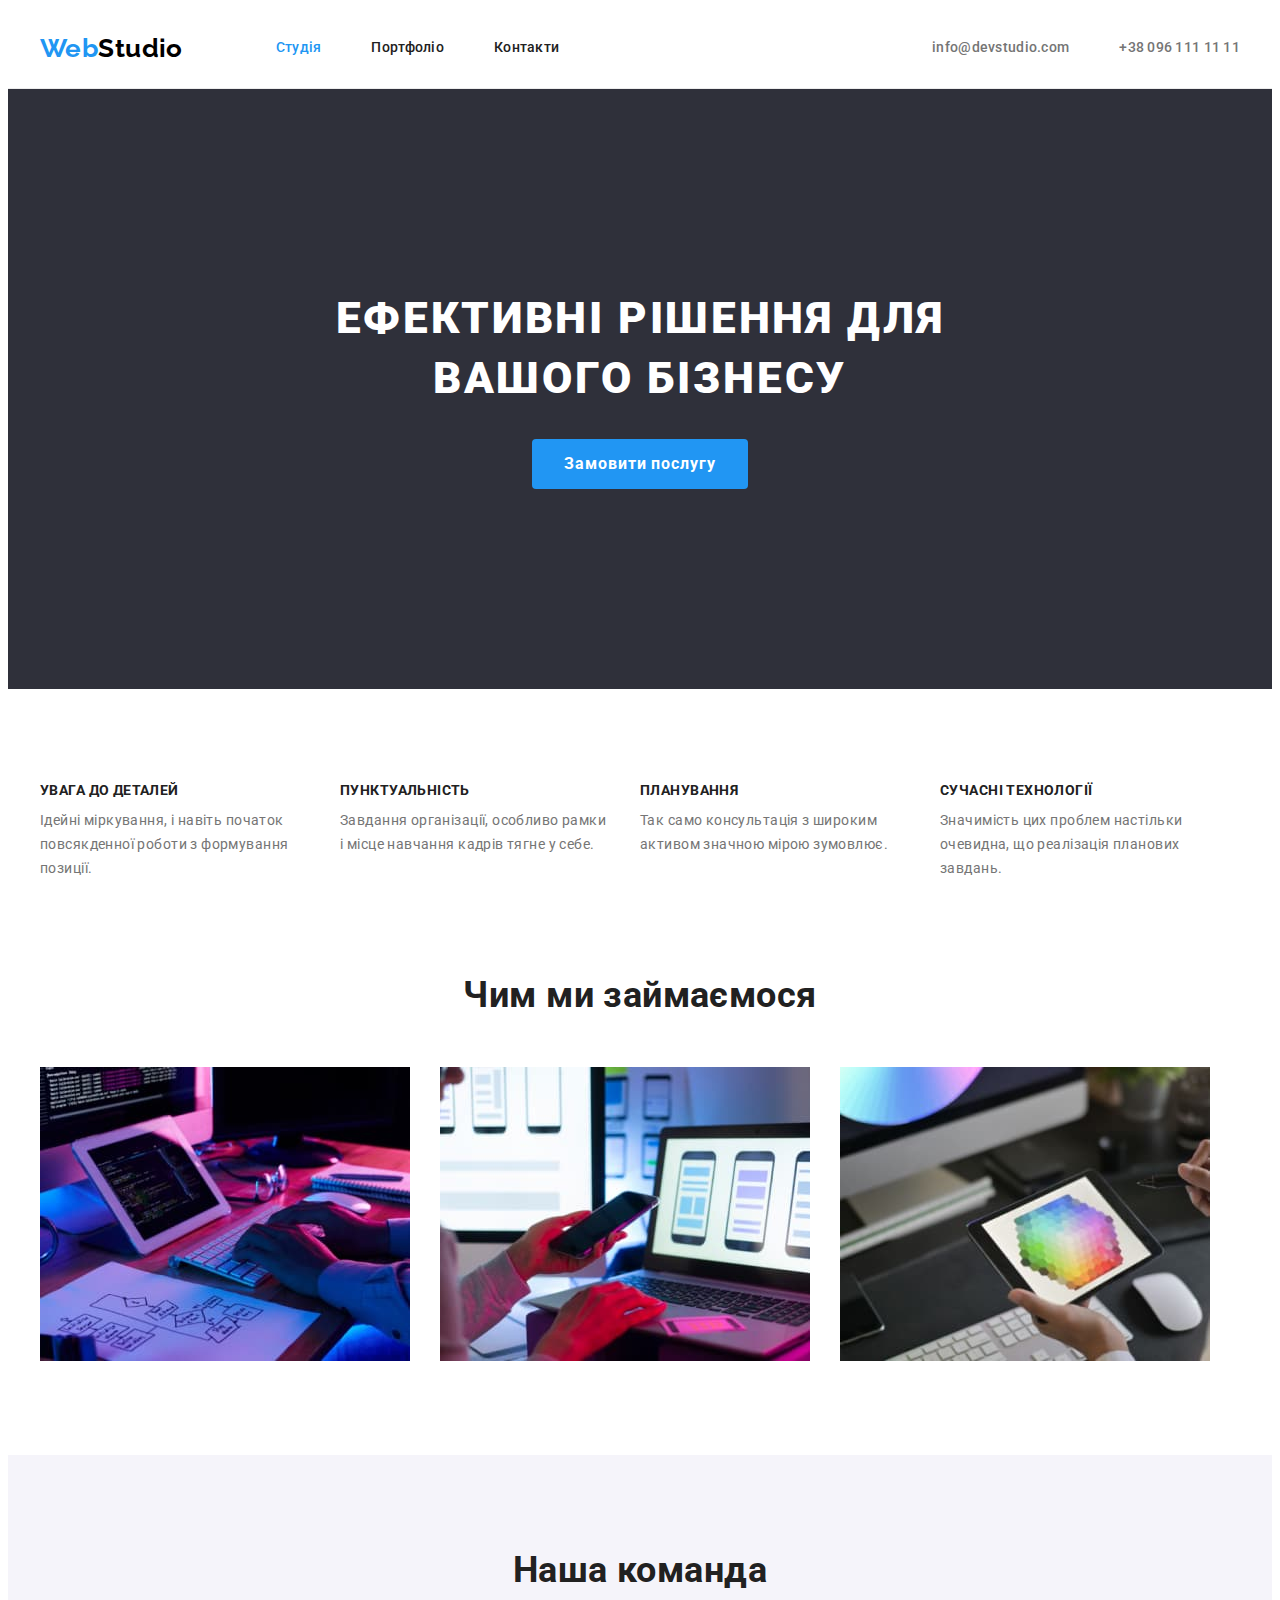
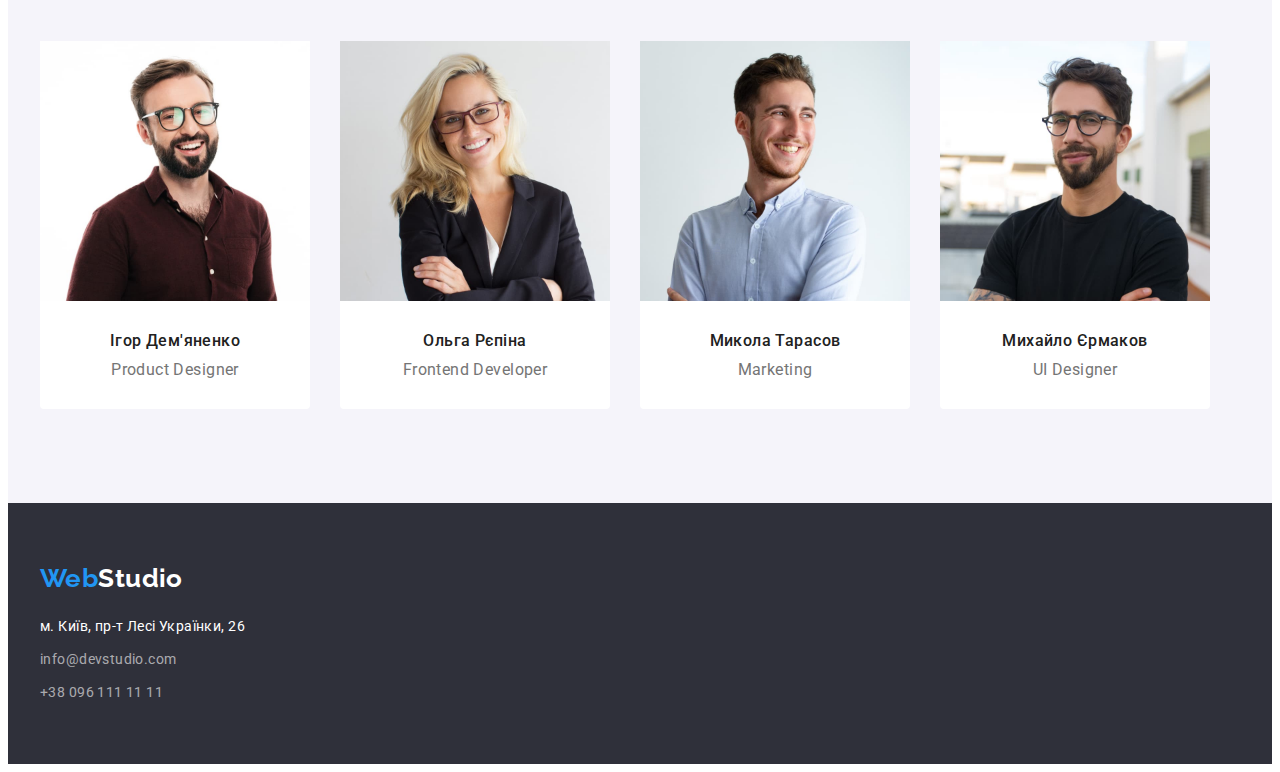
<file: index.html>
<!DOCTYPE html>
<html lang="uk">
<head>
    <meta charset="UTF-8">
    <meta http-equiv="X-UA-Compatible" content="IE=edge">
    <meta name="viewport" content="width=device-width, initial-scale=1.0">
    <title>goit-markup-hw-03</title>
    <link rel="preconnect" href="https://fonts.googleapis.com">
    <link rel="preconnect" href="https://fonts.gstatic.com" crossorigin>
    <link href="https://fonts.googleapis.com/css2?family=Raleway:wght@700&family=Roboto:wght@400;500;700;900&display=swap" rel="stylesheet">
    <link rel="stylesheet" href="https://cdnjs.cloudflare.com/ajax/libs/modern-normalize/1.1.0/modern-normalize.min.css" integrity="sha512-wpPYUAdjBVSE4KJnH1VR1HeZfpl1ub8YT/NKx4PuQ5NmX2tKuGu6U/JRp5y+Y8XG2tV+wKQpNHVUX03MfMFn9Q==" crossorigin="anonymous" referrerpolicy="no-referrer" />
    <link rel="stylesheet" href="./css/styles.css">
</head>
<body>
    <header class="header">
        <div class="container header-container">
            <a href="./index.html" class="logo links"><span class="web">Web</span>Studio</a>
            <nav class="nav">
                <ul class="site-nav lists">
                    <li class="site-nav-item"><a class="link current links" href="">Студія</a></li>
                    <li class="site-nav-item"><a class="link links" href="./portfolio.html">Портфоліо</a></li>
                    <li class="site-nav-item"><a class="link links" href="">Контакти</a></li>
                </ul>
            </nav>
            <ul class="header-contacts lists">
                <li class="header-contacts-item"><a class="header-contact links" href="mailto:info@devstudio.com">info@devstudio.com</a></li>
                <li class="header-contacts-item"><a class="header-contact links" href="tel:+380961111111">+38 096 111 11 11</a></li>
            </ul>
        </div>
    </header>
    <main>
        <section class="hero">
            <div class="container">
                <h1 class="hero-title">Ефективні рішення для вашого бізнесу</h1>
                <button type="button" class="hero-button">Замовити послугу</button>
            </div>
        </section>
        <section class="section features">
            <div class="container">
                <h2 class="section-title visually-hidden">Особливості</h2>
                <ul class="features-list lists">
                    <li class="features-item">
                        <h3 class="features-title">УВАГА ДО ДЕТАЛЕЙ</h3>
                        <p class="features-text">Ідейні міркування, і навіть початок повсякденної роботи з формування позиції.</p>
                    </li>
                    <li class="features-item">
                        <h3 class="features-title">ПУНКТУАЛЬНІСТЬ</h3>
                        <p class="features-text">Завдання організації, особливо рамки і місце навчання кадрів тягне у себе.</p>
                    </li>
                    <li class="features-item">
                        <h3 class="features-title">ПЛАНУВАННЯ</h3>
                        <p class="features-text">Так само консультація з широким активом значною мірою зумовлює.</p>
                    </li>
                    <li class="features-item">
                        <h3 class="features-title">СУЧАСНІ ТЕХНОЛОГІЇ</h3>
                        <p class="features-text">Значимість цих проблем настільки очевидна, що реалізація планових завдань.</p>
                    </li>
                </ul>
            </div>
        </section>
        <section class="section functions">
            <div class="container">
                <h2 class="functions-title section-title">Чим ми займаємося</h2>
                <ul class="functions-list lists">
                    <li class="function-item">
                        <img src="./images/function-1.jpg" width="370" height="294" alt="Функція">
                    </li>
                    <li class="function-item">
                        <img src="./images/function-2.jpg" width="370" height="294" alt="Функція">
                    </li>
                    <li class="function-item">
                        <img src="./images/function-3.jpg" width="370" height="294" alt="Функція">
                    </li>
                </ul>
            </div>
        </section>
        <section class="section team">
            <div class="container">
                <h2 class="team-title section-title">Наша команда</h2>
                <ul class="team-list lists">
                    <li class="employees">
                        <img src="./images/employee-1.jpg" width="270" height="260" class="team-img" alt="Співробітник">
                        <div class="team-description">
                            <h3 class="team-item">Ігор Дем'яненко</h3>
                            <p class="team-text" lang="en">Product Designer</p>
                        </div>
                    </li>
                    <li class="employees">
                        <img src="./images/employee-2.jpg" width="270" height="260" class="team-img" alt="Співробітник">
                        <div class="team-description">
                            <h3 class="team-item">Ольга Рєпіна</h3>
                            <p class="team-text" lang="en">Frontend Developer</p>
                        </div>
                    </li>
                    <li class="employees">
                        <img src="./images/employee-3.jpg" width="270" height="260" class="team-img" alt="Співробітник">
                        <div class="team-description">
                            <h3 class="team-item">Микола Тарасов</h3>
                            <p class="team-text" lang="en">Marketing</p>
                        </div>
                    </li>
                    <li class="employees">
                        <img src="./images/employee-4.jpg" width="270" height="260" class="team-img" alt="Співробітник">
                        <div class="team-description">
                            <h3 class="team-item">Михайло Єрмаков</h3>
                            <p class="team-text" lang="en">UI Designer</p>
                        </div>
                    </li>
                </ul>
            </div>
        </section>
    </main>
    <footer class="footer">
        <div class="container">
            <a href="./index.html" class="logo links"><span class="web">Web</span><span class="studio">Studio</span></a>
            <address class="address">
                <ul class="address-items lists">
                    <li class="item-place item-address"><a href="https://goo.gl/maps/wH7zCtdQS2G6L1kN8" target="_blank" rel="noopener noreferrer" class="address-place footer-contacts links">м. Київ, пр-т Лесі Українки, 26</a></li>
                    <li class="item-mail item-address"><a href="mailto:info@devstudio.com" class="address-mail footer-contacts links">info@devstudio.com</a></li>
                    <li class="item-tel item-address"><a href="tel:+380961111111" class="address-tel footer-contacts links">+38 096 111 11 11</a></li>
                </ul>
            </address>
        </div>
    </footer>
  </body>
</html>
</file>
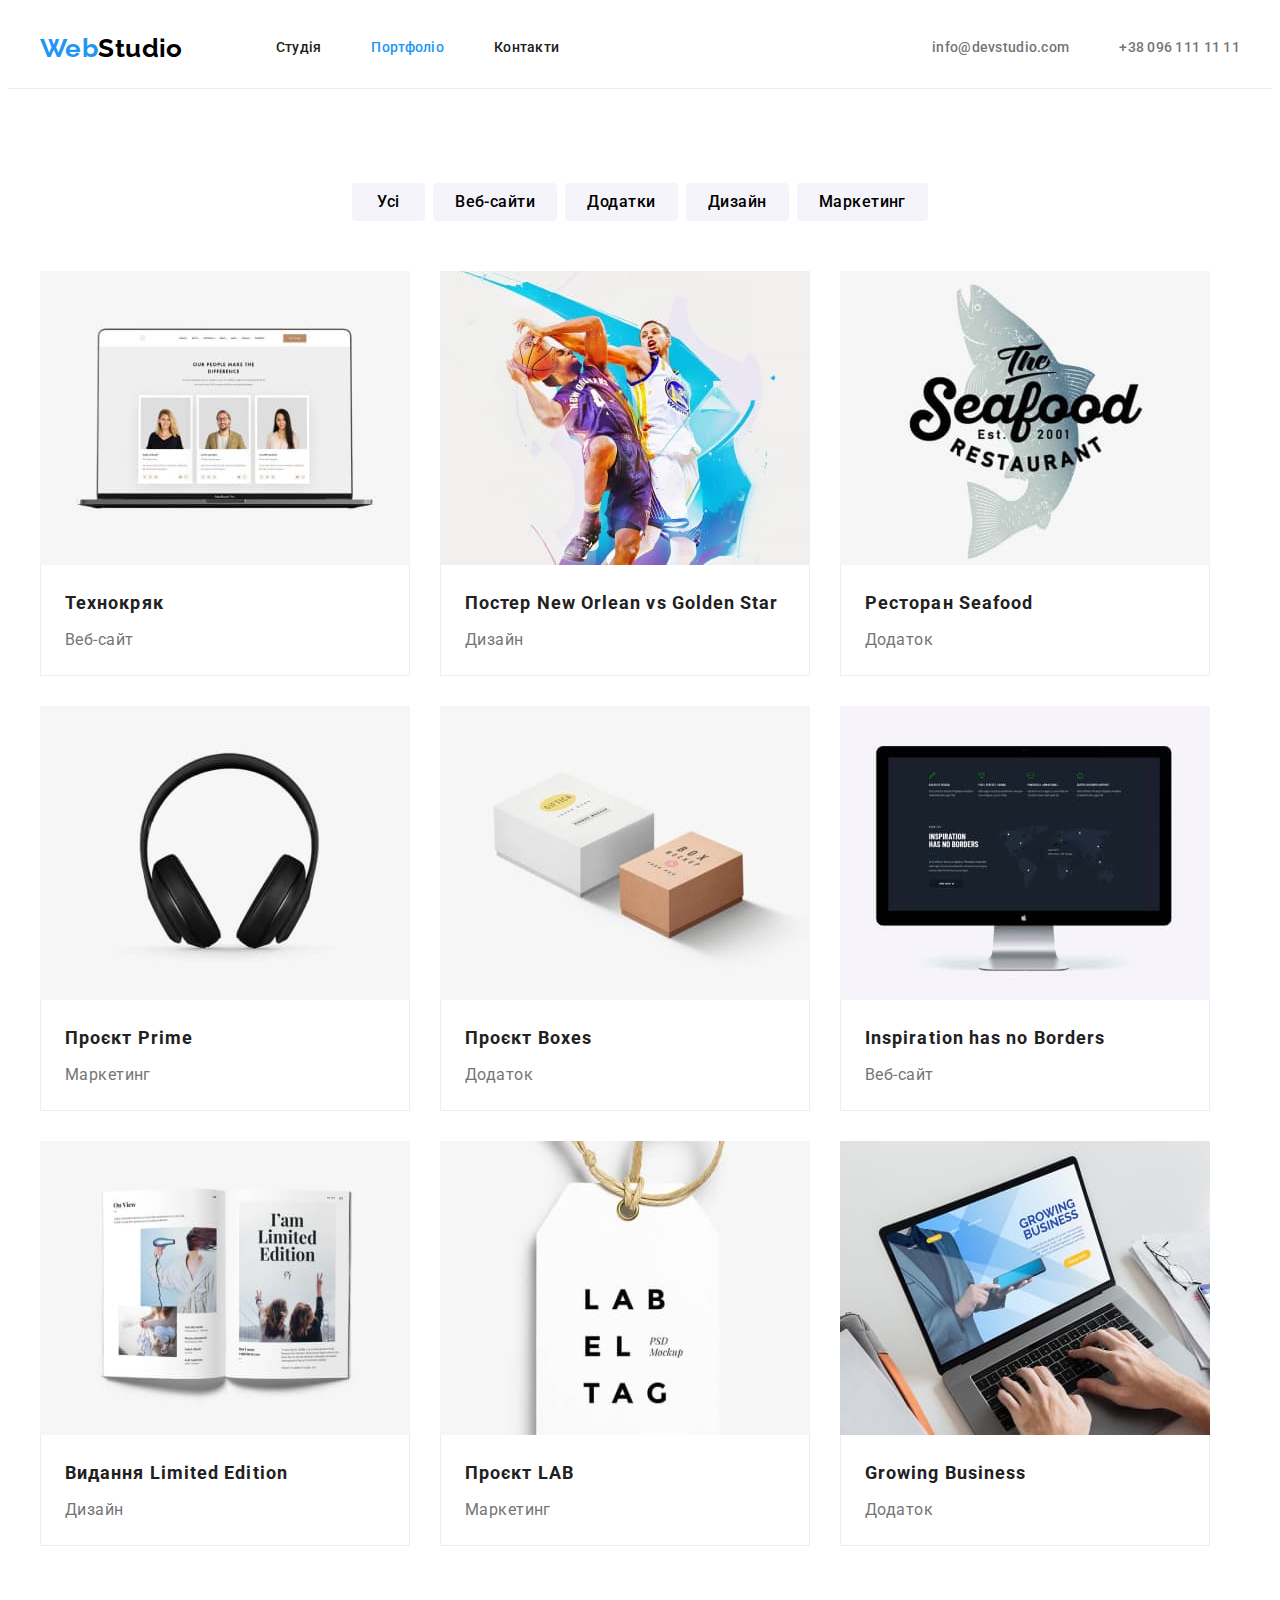
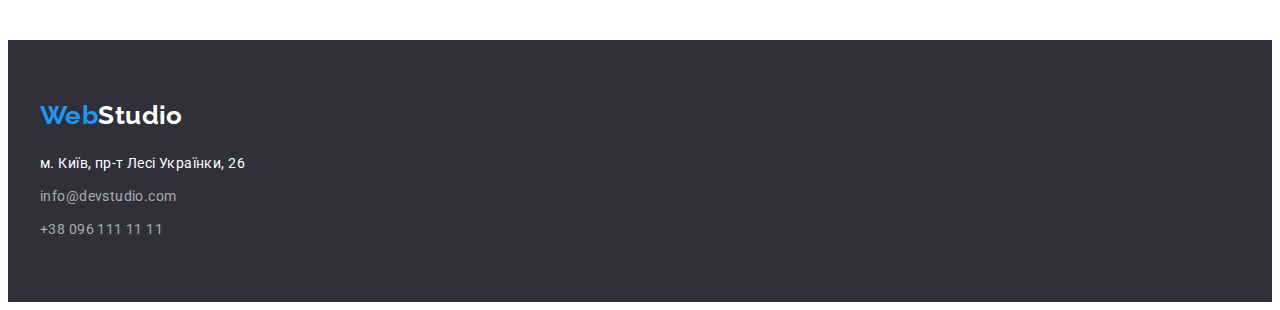
<file: portfolio.html>
<!DOCTYPE html>
<html lang="uk">
<head>
    <meta charset="UTF-8">
    <meta http-equiv="X-UA-Compatible" content="IE=edge">
    <meta name="viewport" content="width=device-width, initial-scale=1.0">
    <title>goit-markup-hw-03</title>
    <link rel="preconnect" href="https://fonts.googleapis.com">
    <link rel="preconnect" href="https://fonts.gstatic.com" crossorigin>
    <link href="https://fonts.googleapis.com/css2?family=Raleway:wght@700&family=Roboto:wght@400;500;700;900&display=swap" rel="stylesheet">
    <link rel="stylesheet" href="https://cdnjs.cloudflare.com/ajax/libs/modern-normalize/1.1.0/modern-normalize.min.css" integrity="sha512-wpPYUAdjBVSE4KJnH1VR1HeZfpl1ub8YT/NKx4PuQ5NmX2tKuGu6U/JRp5y+Y8XG2tV+wKQpNHVUX03MfMFn9Q==" crossorigin="anonymous" referrerpolicy="no-referrer" />
    <link rel="stylesheet" href="./css/styles.css">
</head>
<body>
    <header class="header">
        <div class="container header-container">
            <a href="./index.html" class="logo links"><span class="web">Web</span>Studio</a>
            <nav class="nav">
                <ul class="site-nav lists">
                    <li class="site-nav-item"><a class="link links" href="./index.html">Студія</a></li>
                    <li class="site-nav-item"><a class="link current links" href="">Портфоліо</a></li>
                    <li class="site-nav-item"><a class="link links" href="">Контакти</a></li>
                </ul>
            </nav>
            <ul class="header-contacts lists">
                <li class="header-contacts-item"><a class="header-contact links" href="mailto:info@devstudio.com">info@devstudio.com</a></li>
                <li class="header-contacts-item"><a class="header-contact links" href="tel:+380961111111">+38 096 111 11 11</a></li>
            </ul>
        </div>
    </header>
    <main>
        <section class="section portfolio">
            <div class="container">
                <h1 class="visually-hidden">Portfolio</h1>
                <ul class="filters lists">
                    <li class="filters-item">
                        <button type="button" class="filters-btn">Усі</button>
                    </li>
                    <li class="filters-item">
                        <button type="button" class="filters-btn">Веб-сайти</button>
                    </li>
                    <li class="filters-item">
                        <button type="button" class="filters-btn">Додатки</button>
                    </li>
                    <li class="filters-item">
                        <button type="button" class="filters-btn">Дизайн</button>
                    </li>
                    <li class="filters-item">
                        <button type="button" class="filters-btn">Маркетинг</button>
                    </li>
                </ul>
                <ul class="project-list lists">
                    <li class="project-item">
                        <a href="" class="links">
                            <img src="./images/project-a.jpg" width="370" height="294" alt="project-a">
                            <div class="project-description">
                                <h2 class="projects-titles">Технокряк</h2>
                                <p class="projects-text">Веб-сайт</p>
                            </div>

                        </a> 
                    </li>
                    <li class="project-item">
                        <a href="" class="links">
                            <img src="./images/project-b.jpg" width="370" height="294" alt="project-b">
                            <div class="project-description">
                                <h2 class="projects-titles">Постер New Orlean vs Golden Star</h2>
                                <p class="projects-text">Дизайн</p>
                            </div>
                        </a> 
                    </li>
                    <li class="project-item">
                        <a href="" class="links">
                            <img src="./images/project-c.jpg" width="370" height="294" alt="project-c">
                            <div class="project-description">
                                <h2 class="projects-titles">Ресторан Seafood</h2>
                                <p class="projects-text">Додаток</p>
                            </div>
                        </a> 
                    </li>
                    <li class="project-item">
                        <a href="" class="links">
                            <img src="./images/project-d.jpg" width="370" height="294" alt="project-d">
                            <div class="project-description">
                                <h2 class="projects-titles">Проєкт Prime</h2>
                                <p class="projects-text">Маркетинг</p>
                            </div>
                        </a> 
                    </li>
                    <li class="project-item">
                        <a href="" class="links">
                            <img src="./images/project-e.jpg" width="370" height="294" alt="project-e">
                            <div class="project-description">
                                <h2 class="projects-titles">Проєкт Boxes</h2>
                                <p class="projects-text">Додаток</p>
                            </div>
                        </a> 
                    </li>
                    <li class="project-item">
                        <a href="" class="links">
                            <img src="./images/project-f.jpg" width="370" height="294" alt="project-f">
                            <div class="project-description">
                                <h2 class="projects-titles">Inspiration has no Borders</h2>
                                <p class="projects-text">Веб-сайт</p>
                            </div>
                        </a> 
                    </li>
                    <li class="project-item">
                        <a href="" class="links">
                            <img src="./images/project-g.jpg" width="370" height="294" alt="project-g">
                            <div class="project-description">
                                <h2 class="projects-titles">Видання Limited Edition</h2>
                                <p class="projects-text">Дизайн</p>
                            </div>
                        </a> 
                    </li>
                    <li class="project-item">
                        <a href="" class="links">
                            <img src="./images/project-h.jpg" width="370" height="294" alt="project-h">
                            <div class="project-description">
                                <h2 class="projects-titles">Проєкт LAB</h2>
                                <p class="projects-text">Маркетинг</p>
                            </div>
                        </a> 
                    </li>
                    <li class="project-item">
                        <a href="" class="links">
                            <img src="./images/project-i.jpg" width="370" height="294" alt="project-i">
                            <div class="project-description">
                                <h2 class="projects-titles">Growing Business</h2>
                                <p class="projects-text">Додаток</p>
                            </div>
                        </a> 
                    </li>
                </ul>
            </div>
        </section>
    </main>
    <footer class="footer">
        <div class="container">
            <a href="./index.html" class="logo links"><span class="web">Web</span><span class="studio">Studio</span></a>
            <address class="address">
                <ul class="address-items lists">
                    <li class="item-place item-address"><a href="https://goo.gl/maps/wH7zCtdQS2G6L1kN8" target="_blank" rel="noopener noreferrer" class="address-place footer-contacts links">м. Київ, пр-т Лесі Українки, 26</a></li>
                    <li class="item-mail item-address"><a href="mailto:info@devstudio.com" class="address-mail footer-contacts links">info@devstudio.com</a></li>
                    <li class="item-tel item-address"><a href="tel:+380961111111" class="address-tel footer-contacts links">+38 096 111 11 11</a></li>
                </ul>
            </address>
        </div>
    </footer>
</body>
</html>
</file>
<file: css/styles.css>
:root {
    --primary-text-color:  #212121;
    --secondary-text-color: #757575;
    --accent-color: #2196F3;
    --primary-white-color: #FFFFFF;
    --bg-dark: #2F303A;
    --bg-light: #F5F4FA;
    --border-color: #EEEEEE;

}
body {
    background-color: var(--primary-white-color);
    color: var(--primary-text-color);
    font-family: 'Roboto', sans-serif;
    letter-spacing: 0.03em;
    font-size: 14px;
    font-style: normal;
    line-height: 1.71;
}
button {
    cursor: pointer;
}
address {
    font-style: normal;
}
.links {
    text-decoration: none;
  }
.lists {
    padding: 0;
    margin: 0;
    list-style: none;
}
h1,
h2,
h3,
h4,
h5,
h6,
p {
    margin-top: 0;
    margin-bottom: 0;
}
img {
    display: block;
    max-width: 100%;
    height: auto;
}
.container {
    margin: 0 auto;
    width: 1200px;
    padding-left: 15px;
    padding-right: 15px;
}
.section {
    padding-top: 94px;
    padding-bottom: 94px;
}
.visually-hidden {
    position: absolute;
    width: 1px;
    height: 1px;
    margin: -1px;
    border: 0;
    padding: 0;
    white-space: nowrap;
    clip-path: inset(100%);
    clip: rect(0 0 0 0);
    overflow: hidden;
  }
/*header*/
.header {
    border-bottom: 1px solid #ECECEC;
}
.header-container {
    display: flex;
    align-items: center;
}
.logo {
    --logo-black: #000000;
    color: var(--logo-black);
    font-family: 'Raleway', sans-serif;
    font-weight: 700;
    font-size: 26px;
    line-height: 1.19;
}
.web {
    color: var(--accent-color);
}
.nav {
    margin-left: 93px;
}
.site-nav,
.header-contacts {
    display: flex;
}
.site-nav-item {
    margin-right: 50px;
}
.site-nav-item:last-child {
    margin-right: 0;
}
.site-nav .link {
    color: var(--primary-text-color);
    font-weight: 500;
    line-height: 1.14;
    letter-spacing: 0.02em;
}
.site-nav-item .link {
    display: block;
    padding-top: 32px;
    padding-bottom: 32px;
}
.site-nav .link:hover,
.site-nav .link:focus {
    color: var(--accent-color);
}
.site-nav .link.current {
    color: var(--accent-color);
}
.header-contacts {
    margin-left: auto;
}
.header-contacts-item {
    margin-right: 50px;
}
.header-contacts-item:last-child {
    margin-right: 0;
}
.header-contact {
    color: var(--secondary-text-color);
    font-weight: 500;
    line-height: 1.14;
    letter-spacing: 0.02em;
    display: block;
    padding-top: 32px;
    padding-bottom: 32px
}
.header-contact:hover,
.header-contact:focus {
    color: var(--accent-color);
}
/*hero*/
.hero {
    padding: 200px 0;
    background-color: var(--bg-dark);
}
.hero .container {
   text-align: center; 
}
.hero-title {
    width: 696px;
    margin: 0 auto;
    margin-bottom: 30px;
    font-weight: 900;
    font-size: 44px;
    line-height: 1.36;
    letter-spacing: 0.06em;
    text-transform: uppercase;
    color: var(--primary-white-color);
}
.hero-button {
    display: inline-block;
    border-radius: 4px;
    padding: 10px 32px;
    min-width: 216px;
    align-items: center;
    border: 0;

    background-color: var(--accent-color);
    font-family: inherit;
    font-weight: 700;
    font-size: 16px;
    line-height: 1.88;
    
    letter-spacing: 0.06em;
    color: var(--primary-white-color); 
}
/*features, functions*/
.features {
    padding-bottom: 0;
}
.features-list {
    display: flex;
}
.features-item {
    width: 270px;
}
.features-item + .features-item {
    margin-left: 30px;
}
.features-title {
    margin-bottom: 10px;
    font-size: 14px;
    line-height: 1.14;
    text-transform: uppercase;
}
.features-text {
    color: var(--secondary-text-color);
}
.section-title {
    font-size: 36px;
    line-height: 1.17;
    text-align: center;
}
.functions-list {
    display: flex;
}
.functions-title {
    margin-bottom: 50px;
}
.function-item + .function-item {
    margin-left: 30px;
}
/*team*/
.team {
    background-color: var(--bg-light);
}
.team-title {
    margin-bottom: 50px;
}
.team-list {
    display: flex;
}
.employees {
    border-radius: 0px 0px 4px 4px;
    background-color: var(--primary-white-color);
}
.employees + .employees {
    margin-left: 30px;
}
.team-description {
    padding-top: 30px;
    padding-bottom: 30px;
}
.team-item {
    margin-bottom: 10px;
    font-weight: 500;
    font-size: 16px;
    line-height: 1.19;
    text-align: center;
}
.team-text {
    font-size: 16px;
    line-height: 1.19;
    text-align: center;
    color:var(--secondary-text-color);
}
/*footer*/
.footer {
    padding-top: 60px;
    padding-bottom: 60px;
    background-color: var(--bg-dark);
}
.studio {
    color: var(--primary-white-color);
}
.address {
    margin-top: 20px;
}
.address-items {
    font-style: normal;
    font-weight: 400;
}
.item-address {

}
.item-tel,
.item-mail {
    margin-top: 9px;
}
.address-mail,
.address-tel {
    color: rgba(255, 255, 255, 0.6);
}
.address-place {
    color:var(--primary-white-color);
}
.footer-contacts:hover,
.footer-contacts:focus {
    color: var(--accent-color);
}
/*portfolio*/

.filters {
    display: flex;
    justify-content: center;
    margin-bottom: 50px;
}
.filters-btn {
    display: inline-block;
    border-radius: 4px;
    padding: 6px 22px;
    min-width: 73px;
    border: 0;

    letter-spacing: 0.03em;
    font-family: inherit;
    font-weight: 500;
    font-size: 16px;
    line-height: 1.63;
    text-align: center;
    background-color: var(--bg-light);
    cursor: pointer;
    }
.filters-btn:hover,
.filters-btn:focus {
    background-color: var(--accent-color);
    color: var(--primary-white-color);
}
.filters-item + .filters-item {
    margin-left: 8px;
}
.project-list {
    display: flex;
    flex-wrap: wrap;
    gap: 30px;
}
.project-item {
    background-color: var(--primary-white-color);
}
.project-description {
    padding: 20px 24px;
    border-right: 1px solid var(--border-color);
    border-bottom: 1px solid var(--border-color);
    border-left: 1px solid var(--border-color);
    }

.projects-titles {
    margin-bottom: 4px;
    font-size: 18px;
    line-height: 2.0;
    letter-spacing: 0.06em;
    color: var(--primary-text-color);
}
.projects-text {
    font-size: 16px;
    line-height: 1.88;
    color: var(--secondary-text-color);
}
</file>
